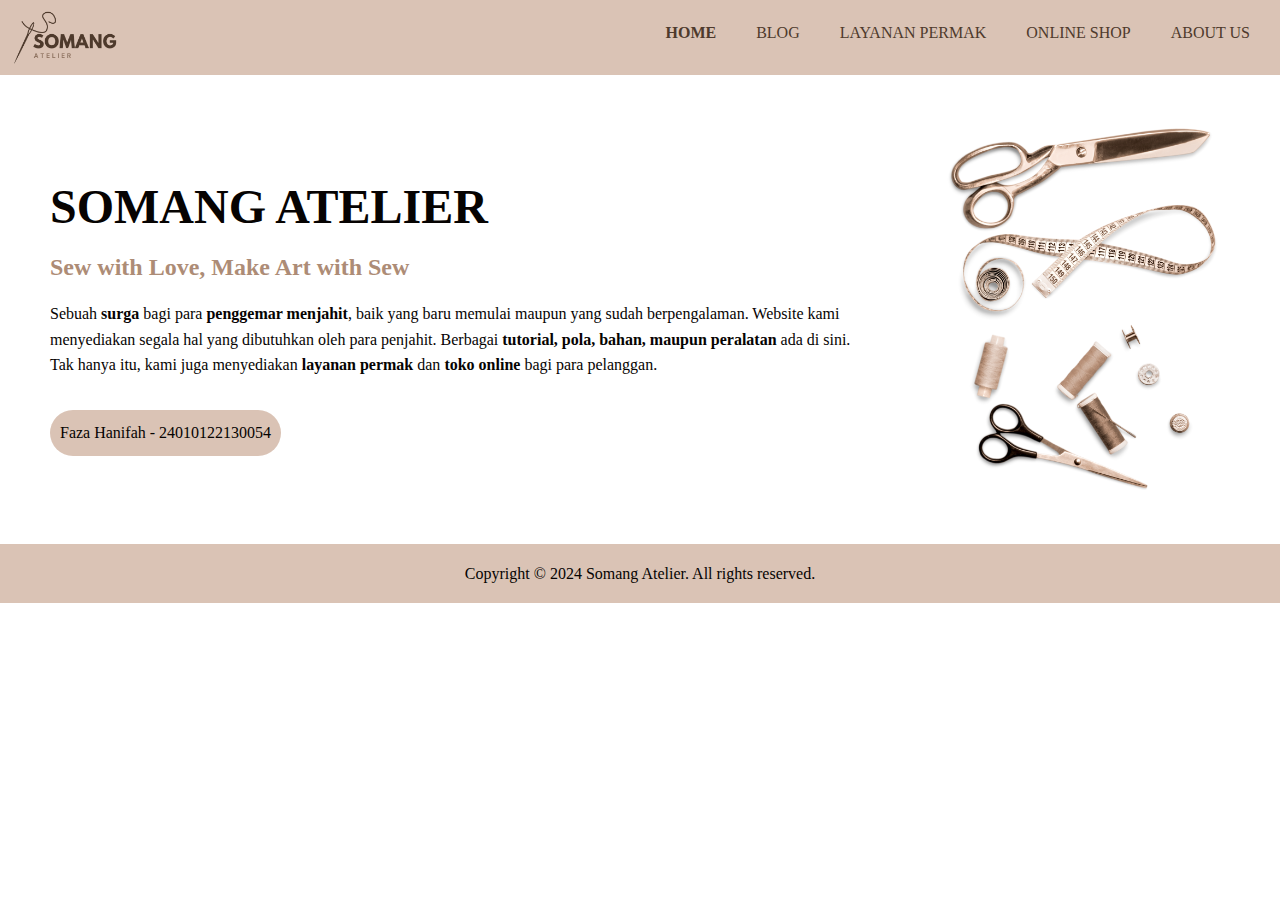
<file: index.html>
<!DOCTYPE html>

<html>

	<head>
	<link rel="stylesheet" type="text/css" href="style.css">
	<meta name="viewport" content="width=device-width, initial-scale=1.0">
	<title> Somang Atelier </title>
	</head>

	<body>

		<div class="header">
			<div class="logo">
				<img src="img/logo.png">
			</div>

			<nav>
				<a href="index.html"> <b>HOME</b> </a>
				<a href="blog.html"> BLOG </a>
				<a href="layananpermak.html"> LAYANAN PERMAK </a>
				<a href="onlineshop.html"> ONLINE SHOP </a>
				<a href="aboutus.html"> ABOUT US </a>
			</nav>
		</div>

		<section class="content">
			<div class="content-contents">
				<h1> SOMANG ATELIER </h1> 
				<h2> Sew with Love, Make Art with Sew </h2>
				<p> Sebuah <b>surga</b> bagi para <b>penggemar menjahit</b>, baik yang baru memulai maupun yang sudah berpengalaman. Website kami menyediakan segala hal yang dibutuhkan oleh para penjahit. Berbagai <b>tutorial, pola, bahan, maupun peralatan</b> ada di sini. Tak hanya itu, kami juga menyediakan <b>layanan permak</b> dan <b>toko online</b> bagi para pelanggan.</p>
				<p class="highlight"> Faza Hanifah - 24010122130054 </p>
			</div>
			<img src="img/sew.png">
		</section>

		<div class="footer">
			<p> Copyright &copy; 2024 Somang Atelier. All rights reserved. </p>
		</div>

	</body>

</html>
</file>
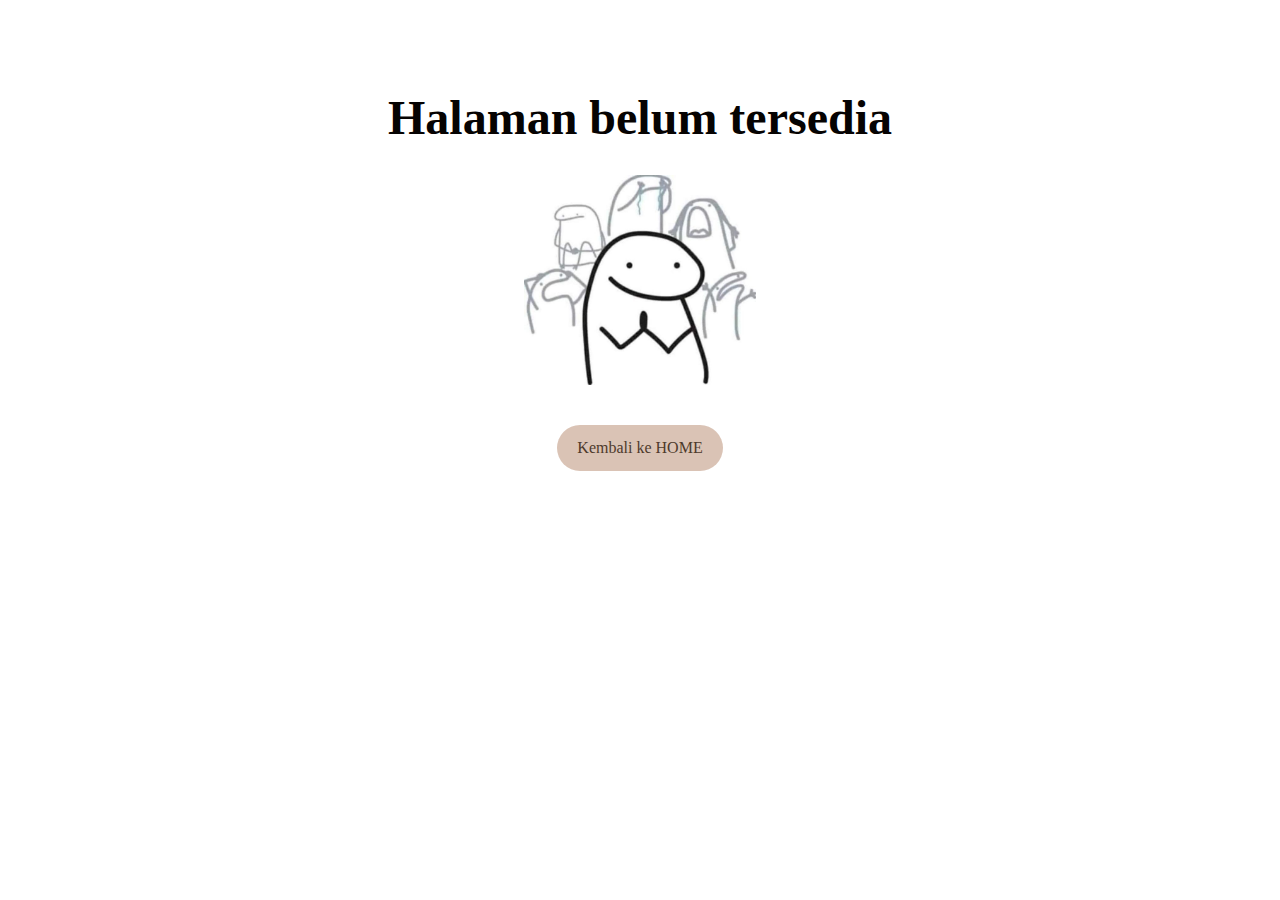
<file: aboutus.html>
<!DOCTYPE html>

<html>

	<head>
		<link rel="stylesheet" type="text/css" href="styleus.css">
		<meta name="viewport" content="width=device-width, initial-scale=1.0">
		<title> About Somang Atelier </title>
	</head>

	<body>
		<h1> Halaman belum tersedia </h1>
		<img src="img/meme.jpg">
		<div class="home">
			<a href="index.html"> Kembali ke HOME </a>
		</div>
	</body>
</html>
</file>
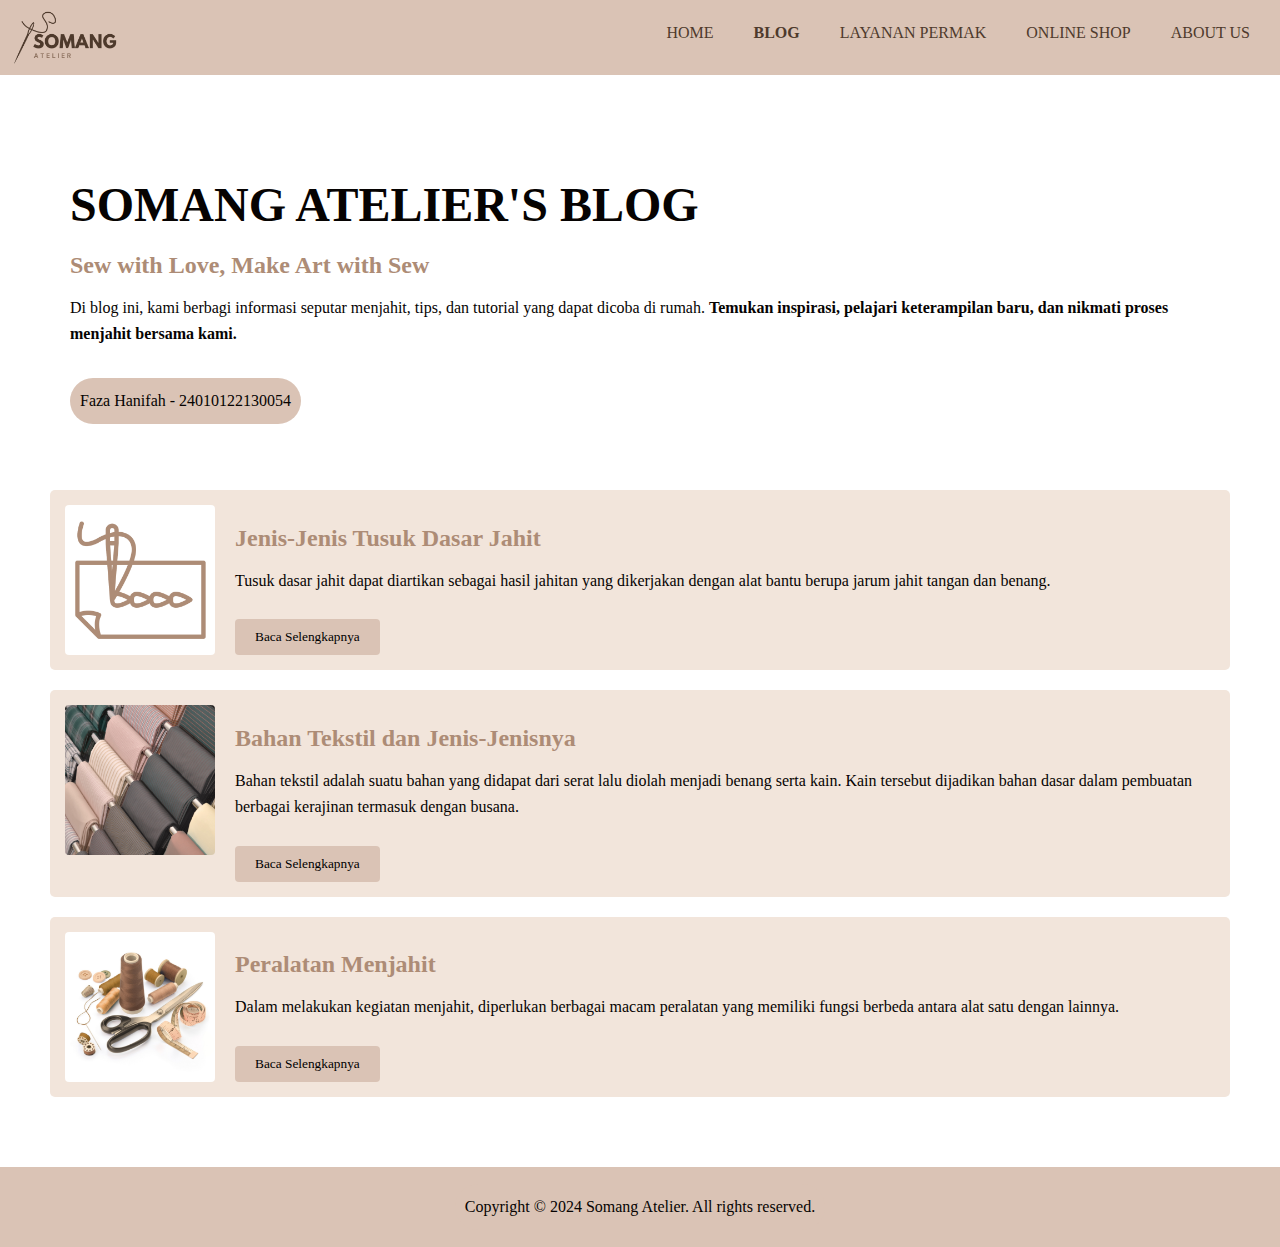
<file: blog.html>
<!DOCTYPE html>

<html>

	<head>
	<link rel="stylesheet" type="text/css" href="styleblog.css">
	<meta name="viewport" content="width=device-width, initial-scale=1.0">
	<title> Somang Atelier's Blog </title>
	</head>

	<body>

		<div class="header">
			<div class="logo">
				<img src="img/logo.png">
			</div>

			<nav>
				<a href="index.html"> HOME </a>
				<a href="blog.html"> <b>BLOG</b> </a>
				<a href="layananpermak.html"> LAYANAN PERMAK </a>
				<a href="onlineshop.html"> ONLINE SHOP </a>
				<a href="aboutus.html"> ABOUT US </a>
			</nav>
		</div>

		<section class="content">
			<h1> SOMANG ATELIER'S BLOG </h1>
			<h2> Sew with Love, Make Art with Sew </h2>
			<p> Di blog ini, kami berbagi informasi seputar menjahit, tips, dan tutorial yang dapat dicoba di rumah. <b>Temukan inspirasi, pelajari keterampilan baru, dan nikmati proses menjahit bersama kami.</b> </p>
			<p class="highlight"> Faza Hanifah - 24010122130054 </p>
		</section>

		<div class="blog">
			<div class="blog-container">
				<img src="img/tusukjahit.png" class="blog-image">
				<div class="blog-content">
					<h2> Jenis-Jenis Tusuk Dasar Jahit </h2>
					<p> Tusuk dasar jahit dapat diartikan sebagai hasil jahitan yang dikerjakan dengan alat bantu berupa jarum jahit tangan dan benang. </p>
					<button class="read-more"> Baca Selengkapnya </button>
				</div>
			</div>

			<div class="blog-container">
				<img src="img/bahan.png" class="blog-image">
				<div class="blog-content">
					<h2> Bahan Tekstil dan Jenis-Jenisnya </h2>
					<p> Bahan tekstil adalah suatu bahan yang didapat dari serat lalu diolah menjadi benang serta kain. Kain tersebut dijadikan bahan dasar dalam pembuatan berbagai kerajinan termasuk dengan busana. </p>
					<button class="read-more"> Baca Selengkapnya </button>
				</div>
			</div>

			<div class="blog-container">
				<img src="img/peralatan.png" class="blog-image">
				<div class="blog-content">
					<h2> Peralatan Menjahit </h2>
					<p> Dalam melakukan kegiatan menjahit, diperlukan berbagai macam peralatan yang memiliki fungsi berbeda antara alat satu dengan lainnya. </p>
					<button class="read-more"> Baca Selengkapnya </button>
				</div>
			</div>
		</div>

		<div class="footer">
			<p class="highlight"> Copyright &copy; 2024 Somang Atelier. All rights reserved. </p>
		</div>

	</body>

</html>
</file>
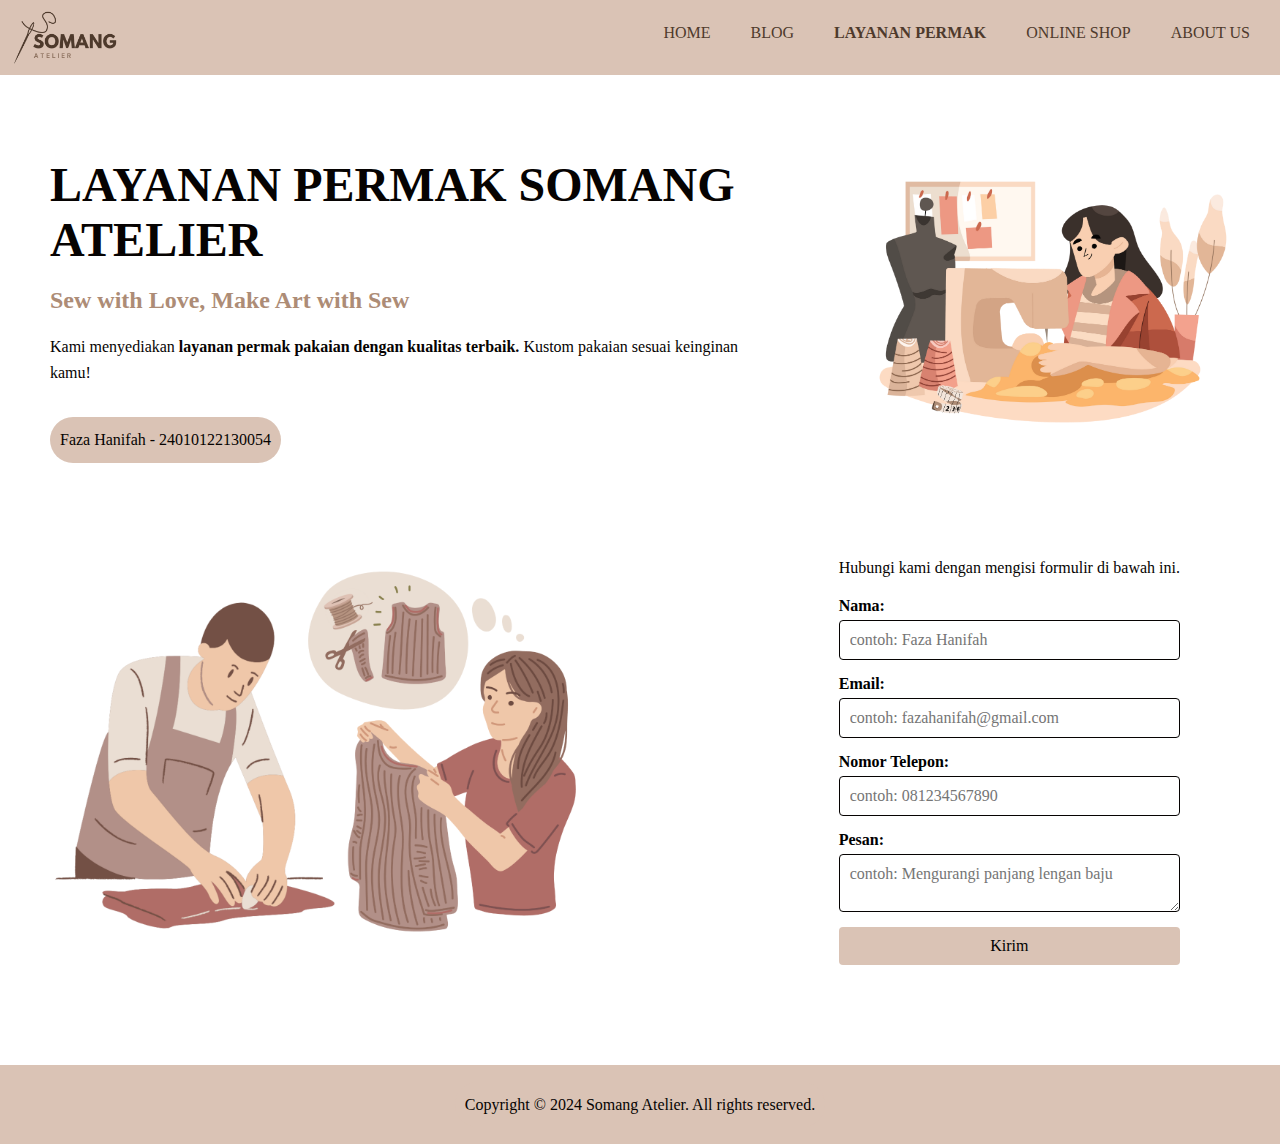
<file: layananpermak.html>
<!DOCTYPE html>

<html>

	<head>
	<link rel="stylesheet" type="text/css" href="stylelayananpermak.css">
	<meta name="viewport" content="width=device-width, initial-scale=1.0">
	<title> Layanan Permak Somang Atelier </title>
	</head>

	<body>

		<div class="header">
			<div class="logo">
				<img src="img/logo.png">
			</div>

			<nav>
				<a href="index.html"> HOME </a>
				<a href="blog.html"> BLOG </a>
				<a href="layananpermak.html"> <b>LAYANAN PERMAK</b> </a>
				<a href="onlineshop.html"> ONLINE SHOP </a>
				<a href="aboutus.html"> ABOUT US </a>
			</nav>
		</div>

		<section class="content">
			<div class="content-contents">
				<h1> LAYANAN PERMAK SOMANG ATELIER </h1>
				<h2> Sew with Love, Make Art with Sew </h2>
				<p> Kami menyediakan <b>layanan permak pakaian dengan kualitas terbaik.</b> Kustom pakaian sesuai keinginan kamu! </p>
				<p class="highlight"> Faza Hanifah - 24010122130054 </p>
			</div>
			<img src="img/somang-sew.png">
		</section>

		<section class="content2">
			<img src="img/permakbaju.png">
			<div class="container"> 
				<p> Hubungi kami dengan mengisi formulir di bawah ini. </p>
				<form id="our-form">
					<label for="name"> Nama: </label>
					<input type="text" id="name" name="name" placeholder="contoh: Faza Hanifah" required>
					<label for="email"> Email: </label>
					<input type="email" id="email" name="email" placeholder="contoh: fazahanifah@gmail.com" required>
					<label for="phone"> Nomor Telepon: </label>
					<input type="tel" id="phone" name="phone" placeholder="contoh: 081234567890" required>
					<label for="message"> Pesan: </label>
					<textarea id="message" name="message" placeholder="contoh: Mengurangi panjang lengan baju" required></textarea>
					<button type="submit"> Kirim </button>
				</form>
			</div>
		</section>

		<div class="footer">
			<p class="highlight"> Copyright &copy; 2024 Somang Atelier. All rights reserved. </p>
		</div>

	</body>

</html>
</file>
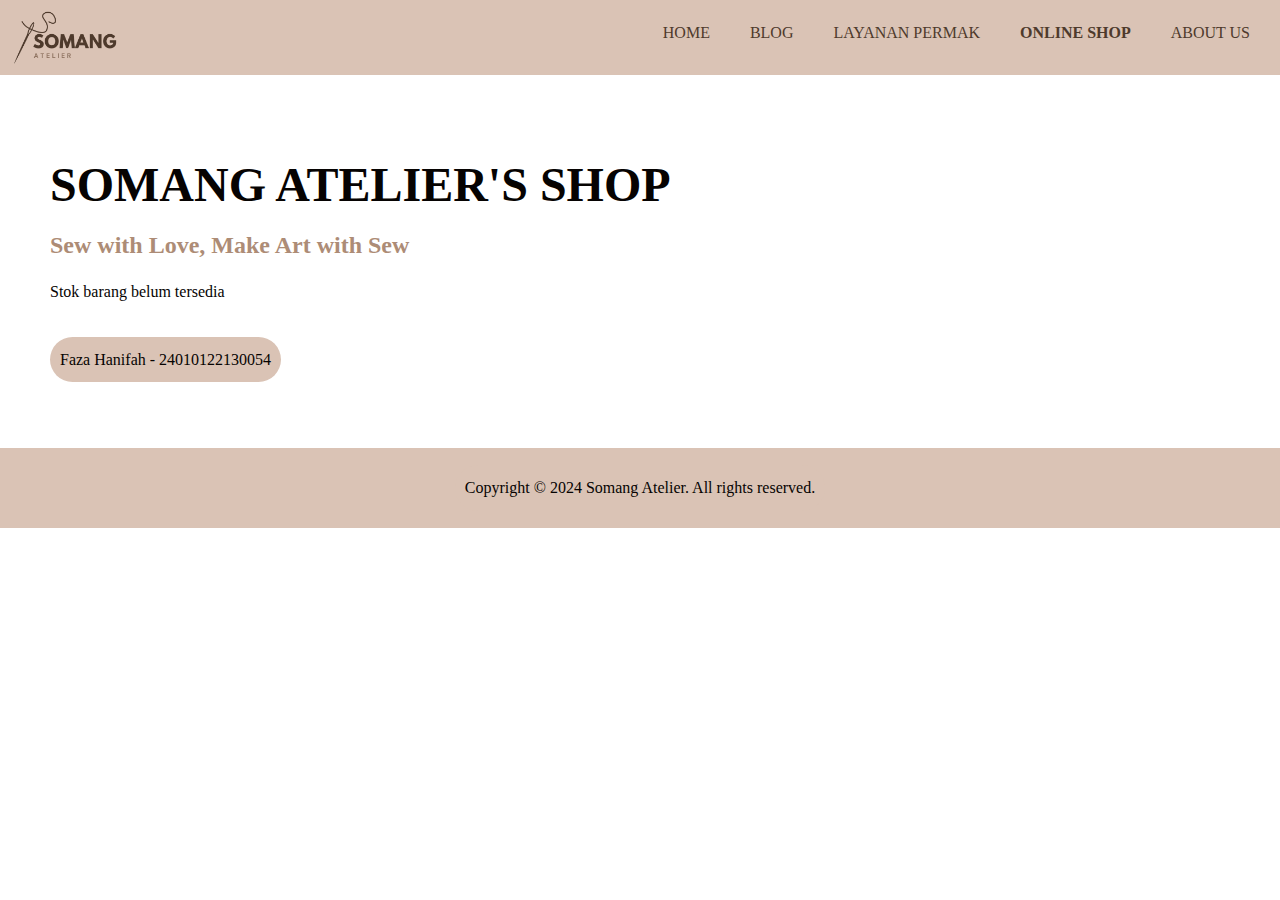
<file: onlineshop.html>
<!DOCTYPE html>

<html>

	<head>
	<link rel="stylesheet" type="text/css" href="style.css">
	<meta name="viewport" content="width=device-width, initial-scale=1.0">
	<title> Somang Atelier's Shop </title>
	</head>

	<body>

		<div class="header">
			<div class="logo">
				<img src="img/logo.png">
			</div>

			<nav>
				<a href="index.html"> HOME </a>
				<a href="blog.html"> BLOG </a>
				<a href="layananpermak.html"> LAYANAN PERMAK </a>
				<a href="onlineshop.html"> <b>ONLINE SHOP</b> </a>
				<a href="aboutus.html"> ABOUT US </a>
			</nav>
		</div>

		<section class="content">
			<div class="content-contents">
				<h1> SOMANG ATELIER'S SHOP </h1> 
				<h2> Sew with Love, Make Art with Sew </h2>
				<p> Stok barang belum tersedia </p>
				<p class="highlight"> Faza Hanifah - 24010122130054 </p>
			</div>
		</section>

		<div class="footer">
			<p class="highlight"> Copyright &copy; 2024 Somang Atelier. All rights reserved. </p>
		</div>

	</body>

</html>
</file>
<file: style.css>
@charset "utf-8";
/* CSS Document */

body {
	font-family: Verdana;
	margin: 0;
	padding: 0;
}

.header {
	display: flex;
	justify-content: space-between;
	background: #DAC3B5;
	padding: 10px;
}

.logo {
	display: flex;
}

.logo img {
	width: 110px;
	height: auto;
	margin-right: 10px;
}

nav {
	display: flex;
	justify-content: center;
}

nav a {
	color: #4E3A2C;
	text-align: center;
	display: block;
	padding: 14px 20px;
	text-decoration: none;
}

nav a:hover {
	color: #F2E5DB;
}

h1 {
	font-size: 48px;
	margin-bottom: 20px;
	color: #060302;
}

h2 {
	color: #AD8C76;
	margin-bottom: 20px;
}

p {
	font-size: 16px;
	line-height: 1.6;
	color: #060302;
}

.highlight {
	font-size: 16px;
	background-color: #DAC3B5;
	border-radius: 25px;
	display: inline-block;
	padding: 10px;
	color: #060302;
}

.content {
	display: flex;
	justify-content: space-between;
	align-items: center;
	padding: 50px;
}

.content-contents {
	max-width: 70%;
}

.content img {
	max-width: 25%;
}

.footer {
	padding: 1px;
	background-color: #DAC3B5;
	text-align: center;
	vertical-align: middle;
}


@media only screen and (max-width: 768px) {
	h1 {
		font-size: 40px;
	}

	h2 {
		font-size: 20px;
	}

	nav a {
		padding: 12px 18px;
	}

	.content {
		flex-direction: column;
		align-items: center;
		text-align: center;
		padding: 40px;
	}

	.content-contents {
		max-width:90%;
	}

	.content img {
		max-width: 50%;
		transform: rotate(-90deg);
	}
}

@media only screen and (max-width: 576px) {
	.header {
		flex-direction: column;
		align-items: center;
		text-align: center;
	}

	.logo img {
		width: 150px;
		margin-bottom: 10px;
	}

	.content {
		padding: 10px;
	}
}

@media only screen and (max-width: 400px) {
	h1 {
		font-size: 24px;
	}

	h2 {
		font-size: 14px;
	}

	.content {
		padding: 5px;
	}
}
</file>
<file: styleus.css>
@charset "utf-8";
/* CSS Document */

body {
	font-family: Verdana;
	display: flex;
	flex-direction: column;
	justify-content: center;
	align-items: center;
	padding: 50px;
}

h1 {
	font-size: 48px;
	color: #060302;
	margin-bottom: 30px;
	text-align: center;
}

img {
	max-width: 20%;
}

.home {
	background-color: #DAC3B5;
	margin-top: 40px;
	border: none;
	border-radius: 25px;
}

.home a {
	color: #4E3A2C;
	text-align: center;
	display: block;
	padding: 14px 20px;
	text-decoration: none;
}

@media only screen and (max-width: 768px) {
	h1 {
		font-size: 40px;
	}
}

@media only screen and (max-width: 400px) {
	h1 {
		font-size: 24px;
	}

	img {
		max-width: 50%;
	}
}
</file>
<file: styleblog.css>
@charset "utf-8";
/* CSS Document */

body {
	font-family: Verdana;
	margin: 0;
	padding: 0;
}

.header {
	display: flex;
	justify-content: space-between;
	background: #DAC3B5;
	padding: 10px;
}

.logo {
	display: flex;
}

.logo img {
	width: 110px;
	height: auto;
	margin-right: 10px;
}

nav {
	display: flex;
	justify-content: center;
}

nav a {
	color: #4E3A2C;
	text-align: center;
	display: block;
	padding: 14px 20px;
	text-decoration: none;
}

nav a:hover {
	color: #F2E5DB;
}

h1 {
	font-size: 48px;
	margin-bottom: 20px;
	color: #060302;
}

h2 {
	color: #AD8C76;
	margin-bottom: 10px;
}

p {
	font-size: 16px;
	line-height: 1.6;
	color: #060302;
}

.highlight {
	font-size: 16px;
	background-color: #DAC3B5;
	border-radius: 25px;
	display: inline-block;
	padding: 10px;
	color: #060302;
}

.content {
	align-items: center;
	padding: 50px 50px 5px 50px;
	margin: 20px;
}

.blog {
	padding: 5px 30px 30px 30px;
	margin-bottom: 20px;

}

.blog-container {
	display: flex;
	align-items: flex-start;
	margin: 20px;
	background-color: #F2E5DB;
	padding: 15px;
	border-radius: 5px;
}

.blog-image {
	width: 150px;
	height: 150px;
	margin-right: 20px;
	border-radius: 4px;
}

.blog-content {
	flex: 1;
}

button {
	font-family: Verdana;
	margin-top: 10px;
	padding: 10px 20px;
	background-color: #DAC3B5;
	border: none;
	border-radius: 4px;
}

button:hover {
	background-color: #AD8C76;
}

.footer {
	padding: 1px;
	background-color: #DAC3B5;
	text-align: center;
	vertical-align: middle;
}


@media only screen and (max-width: 768px) {
	h1 {
		font-size: 40px;
	}

	h2 {
		font-size: 20px;
	}

	nav a {
		padding: 12px 18px;
	}

	.content {
		padding: 40px 40px 5px 40px;
	}
}

@media only screen and (max-width: 576px) {
	.header {
		flex-direction: column;
		align-items: center;
		text-align: center;
	}

	.logo img {
		width: 150px;
		margin-bottom: 10px;
	}

	.content {
		flex-direction: column;
		align-items: center;
		text-align: center;
		padding: 10px 10px 5px 10px;
	}

	.blog {
		padding: 5px 10px 10px 10px;
	}

	.blog-container {
		display: flex;
		flex-direction: column;
		justify-content: center;
		align-items: center;
		text-align: center;
	}
}

@media only screen and (max-width: 400px) {
	h1 {
		font-size: 24px;
	}

	h2 {
		font-size: 14px;
	}

	.content {
		padding: 5px;
	}
}
</file>
<file: stylelayananpermak.css>
@charset "utf-8";
/* CSS Document */

body {
	font-family: Verdana;
	margin: 0;
	padding: 0;
}

.header {
	display: flex;
	justify-content: space-between;
	background: #DAC3B5;
	padding: 10px;
}

.logo {
	display: flex;
}

.logo img {
	width: 110px;
	height: auto;
	margin-right: 10px;
}

nav {
	display: flex;
	justify-content: center;
}

nav a {
	color: #4E3A2C;
	text-align: center;
	display: block;
	padding: 14px 20px;
	text-decoration: none;
}

nav a:hover {
	color: #F2E5DB;
}

h1 {
	font-size: 48px;
	margin-bottom: 20px;
	color: #060302;
}

h2 {
	color: #AD8C76;
	margin-bottom: 20px;
}

p {
	font-size: 16px;
	line-height: 1.6;
	color: #060302;
}

.highlight {
	font-size: 16px;
	background-color: #DAC3B5;
	border-radius: 25px;
	display: inline-block;
	padding: 10px;
	color: #060302;
}

.content {
	display: flex;
	justify-content: space-between;
	align-items: center;
	padding: 50px 50px 5px 50px;
}

.content-contents {
	max-width: 60%;
}

.content img {
	max-width: 30%;
}

.content2 {
	display: flex;
	justify-content: space-between;
	align-items: center;
	padding: 5px 50px 50px 50px;
}

.content2 img {
	max-width: 45%;
}

.container {
	max-width: 1100px;
	margin-top: none;
	margin-left: none;
	padding: 50px;
	font-size: 16px;
}

#our-form {
	display: flex;
	flex-direction: column;
	margin-left: 0;
	max-width: 500px;
}

#our-form label {
	margin-bottom: 5px;
	font-weight: bold;
}

#our-form input, #our-form textarea {
	font-family: Verdana;
	margin-bottom: 15px;
	padding: 10px;
	font-size: 16px;
	border: 1px solid #060302;
	border-radius: 4px;
}

#our-form button {
	font-family: Verdana;
	padding: 10px;
	font-size: 16px;
	background-color: #DAC3B5;
	border: none;
	border-radius: 4px;
}

#our-form button:hover {
	background-color: #AD8C76;
}

.footer {
	padding: 1px;
	background-color: #DAC3B5;
	text-align: center;
	vertical-align: middle;
}


@media only screen and (max-width: 768px) {
	h1 {
		font-size: 40px;
	}

	h2 {
		font-size: 20px;
	}

	nav a {
		padding: 12px 18px;
	}

	.content {
		flex-direction: column;
		align-items: center;
		text-align: center;
		padding: 40px;
	}

	.content-contents {
		max-width: 90%;
	}

	.content img {
		max-width: 50%;
		margin-bottom: 10px;
	}

	.content2 {
		flex-direction: column;
		align-items: center;
		text-align: center;
		padding: 40px;
	}

	.content2 img {
		max-width: 60%;
	}

	.container {
		padding: 5px 50px 50px 50px;
	}
}

@media only screen and (max-width: 576px) {
	.header {
		flex-direction: column;
		align-items: center;
		text-align: center;
	}

	.logo img {
		width: 150px;
		margin-bottom: 10px;
	}

	.content {
		padding: 10px;
	}

	.content2 {
		padding: 10px;
	}
}

@media only screen and (max-width: 400px) {
	h1 {
		font-size: 24px;
	}

	h2 {
		font-size: 14px;
	}

	.content {
		padding: 5px;
	}

	.content2 {
		padding: 5px;
	}
}
</file>
